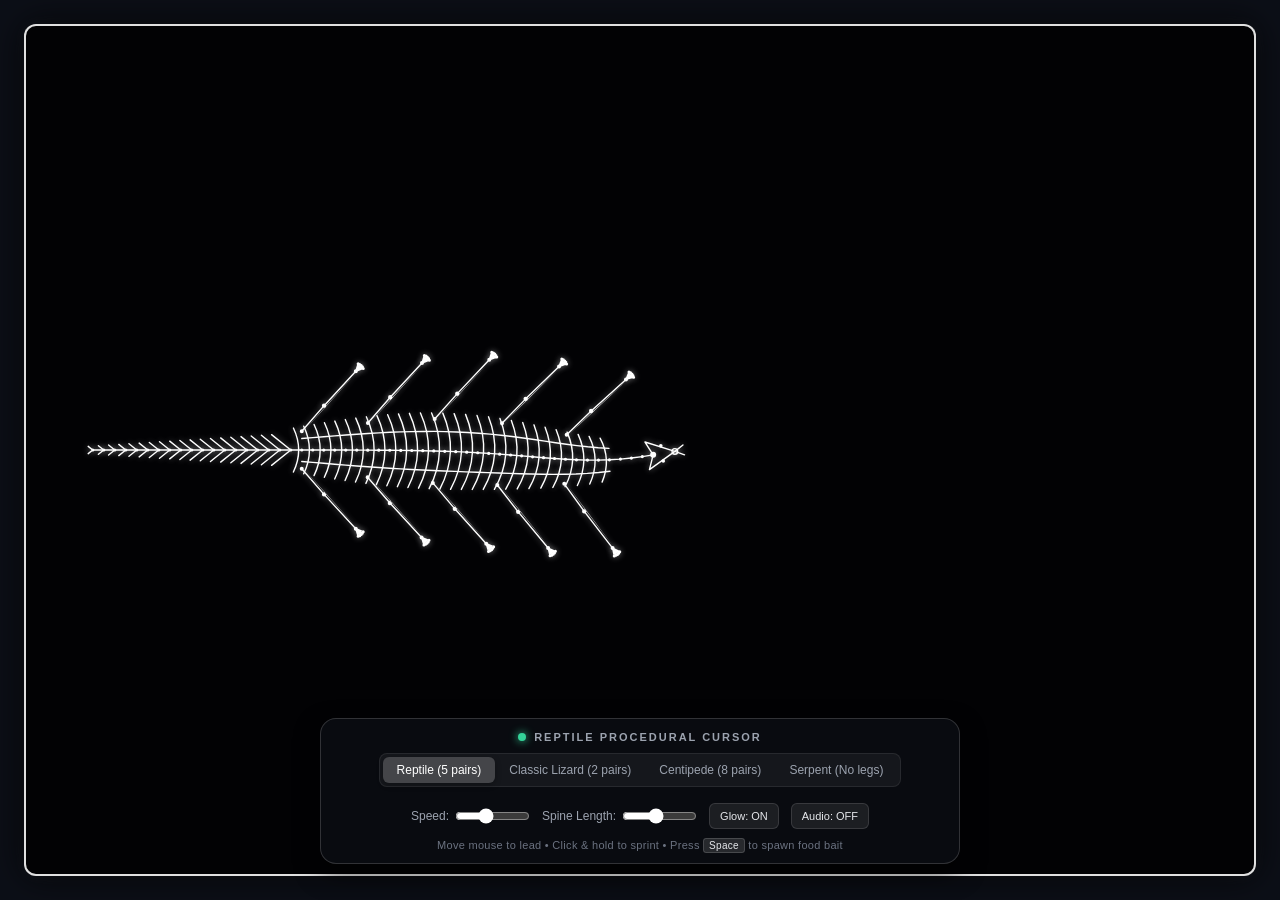
<file: index.html>
<!DOCTYPE html>
<html lang="en">
<head>
  <meta charset="UTF-8">
  <meta name="viewport" content="width=device-width, initial-scale=1.0">
  <title>Procedural Reptile Interactive Cursor</title>
  <link rel="stylesheet" href="style.css">
</head>
<body>
  <div id="container">
    <div id="canvas-wrapper">
      <canvas id="viewport"></canvas>
    </div>
    
    <!-- Minimal HUD / Control Overlay -->
    <div id="hud">
      <div class="hud-header">
        <span class="status-indicator"></span>
        <span class="title">REPTILE PROCEDURAL CURSOR</span>
      </div>
      <div class="hud-controls">
        <div class="preset-group">
          <button class="btn active" data-preset="reptile">Reptile (5 pairs)</button>
          <button class="btn" data-preset="lizard">Classic Lizard (2 pairs)</button>
          <button class="btn" data-preset="centipede">Centipede (8 pairs)</button>
          <button class="btn" data-preset="snake">Serpent (No legs)</button>
        </div>
        <div class="toggle-group">
          <label class="control-label">
            <span>Speed:</span>
            <input type="range" id="speedSlider" min="2" max="15" value="7" step="0.5">
          </label>
          <label class="control-label">
            <span>Spine Length:</span>
            <input type="range" id="lengthSlider" min="30" max="80" value="52" step="1">
          </label>
          <button class="btn-icon" id="toggleGlow" title="Toggle Skeleton Glow">Glow: ON</button>
          <button class="btn-icon" id="toggleSound" title="Step SFX">Audio: OFF</button>
        </div>
      </div>
      <div class="hud-hint">
        Move mouse to lead &bull; Click & hold to sprint &bull; Press <kbd>Space</kbd> to spawn food bait
      </div>
    </div>
  </div>

  <script src="reptile.js"></script>
</body>
</html>
</file>
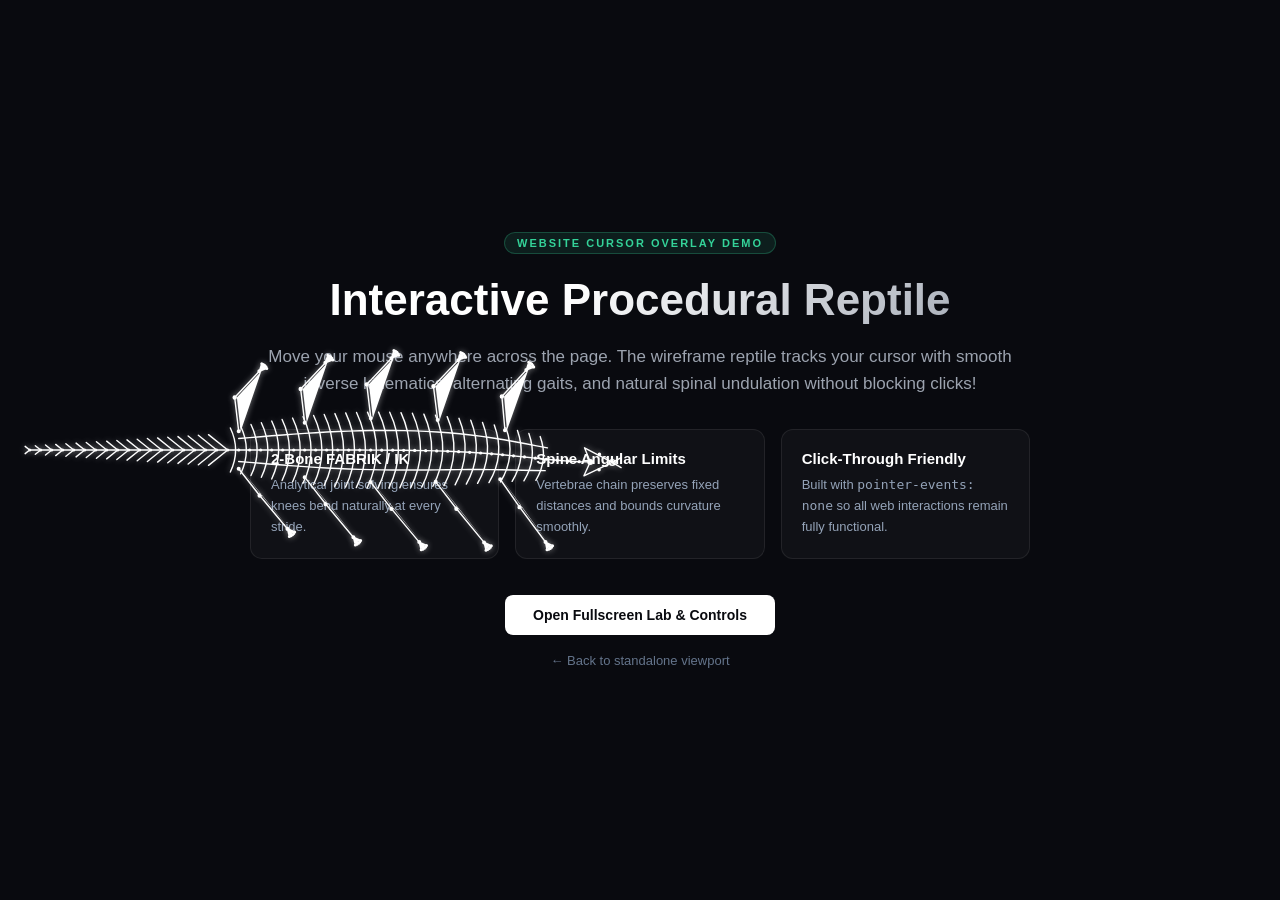
<file: cursor-demo.html>
<!DOCTYPE html>
<html lang="en">
<head>
  <meta charset="UTF-8">
  <meta name="viewport" content="width=device-width, initial-scale=1.0">
  <title>Reptile Custom Cursor Overlay Demo</title>
  <style>
    * {
      margin: 0;
      padding: 0;
      box-sizing: border-box;
    }

    body {
      background: #090a0f;
      color: #f3f4f6;
      font-family: -apple-system, BlinkMacSystemFont, "Segoe UI", Roboto, sans-serif;
      min-height: 100vh;
      display: flex;
      flex-direction: column;
      align-items: center;
      justify-content: center;
      padding: 40px 20px;
      overflow-x: hidden;
      cursor: default;
    }

    /* Fullscreen transparent canvas overlay for reptile */
    #cursor-canvas {
      position: fixed;
      top: 0;
      left: 0;
      width: 100vw;
      height: 100vh;
      pointer-events: none; /* Allows clicking elements underneath! */
      z-index: 9999;
    }

    .hero {
      max-width: 780px;
      text-align: center;
      position: relative;
      z-index: 1;
    }

    .tag {
      display: inline-block;
      font-size: 11px;
      font-weight: 700;
      letter-spacing: 2px;
      text-transform: uppercase;
      color: #34d399;
      background: rgba(52, 211, 153, 0.1);
      border: 1px solid rgba(52, 211, 153, 0.25);
      padding: 4px 12px;
      border-radius: 20px;
      margin-bottom: 20px;
    }

    h1 {
      font-size: 44px;
      font-weight: 800;
      line-height: 1.2;
      margin-bottom: 16px;
      background: linear-gradient(135deg, #ffffff 40%, #9ca3af 100%);
      -webkit-background-clip: text;
      -webkit-text-fill-color: transparent;
    }

    p {
      color: #9ca3af;
      font-size: 17px;
      line-height: 1.6;
      margin-bottom: 32px;
    }

    .card-grid {
      display: grid;
      grid-template-columns: repeat(auto-fit, minmax(220px, 1fr));
      gap: 16px;
      margin-bottom: 36px;
    }

    .card {
      background: rgba(255, 255, 255, 0.03);
      border: 1px solid rgba(255, 255, 255, 0.08);
      border-radius: 12px;
      padding: 20px;
      text-align: left;
      transition: all 0.25s ease;
    }

    .card:hover {
      background: rgba(255, 255, 255, 0.06);
      border-color: rgba(255, 255, 255, 0.2);
      transform: translateY(-2px);
    }

    .card h3 {
      font-size: 15px;
      margin-bottom: 8px;
      color: #fff;
    }

    .card p {
      font-size: 13px;
      margin-bottom: 0;
      color: #94a3b8;
    }

    .cta-btn {
      display: inline-block;
      background: #ffffff;
      color: #090a0f;
      font-size: 14px;
      font-weight: 600;
      padding: 12px 28px;
      border-radius: 8px;
      text-decoration: none;
      transition: all 0.2s ease;
    }

    .cta-btn:hover {
      background: #e2e8f0;
      transform: scale(1.02);
    }

    .return-link {
      margin-top: 18px;
      display: block;
      color: #64748b;
      font-size: 13px;
      text-decoration: none;
    }

    .return-link:hover {
      color: #94a3b8;
    }
  </style>
</head>
<body>
  <!-- Transparent reptile canvas overlay -->
  <canvas id="cursor-canvas"></canvas>

  <div class="hero">
    <div class="tag">Website Cursor Overlay Demo</div>
    <h1>Interactive Procedural Reptile</h1>
    <p>Move your mouse anywhere across the page. The wireframe reptile tracks your cursor with smooth inverse kinematics, alternating gaits, and natural spinal undulation without blocking clicks!</p>

    <div class="card-grid">
      <div class="card">
        <h3>2-Bone FABRIK / IK</h3>
        <p>Analytical joint solving ensures knees bend naturally at every stride.</p>
      </div>
      <div class="card">
        <h3>Spine Angular Limits</h3>
        <p>Vertebrae chain preserves fixed distances and bounds curvature smoothly.</p>
      </div>
      <div class="card">
        <h3>Click-Through Friendly</h3>
        <p>Built with <code>pointer-events: none</code> so all web interactions remain fully functional.</p>
      </div>
    </div>

    <a href="index.html" class="cta-btn">Open Fullscreen Lab & Controls</a>
    <a href="index.html" class="return-link">&larr; Back to standalone viewport</a>
  </div>

  <script src="reptile.js"></script>
  <script>
    // Automatically bind the reptile to the full-page overlay canvas
    window.addEventListener('DOMContentLoaded', () => {
      const overlayCanvas = document.getElementById('cursor-canvas');
      if (overlayCanvas) {
        const dpr = window.devicePixelRatio || 1;
        function fit() {
          overlayCanvas.width = window.innerWidth * dpr;
          overlayCanvas.height = window.innerHeight * dpr;
        }
        window.addEventListener('resize', fit);
        fit();
      }
    });
  </script>
</body>
</html>
</file>
<file: style.css>
* {
  margin: 0;
  padding: 0;
  box-sizing: border-box;
  user-select: none;
}

html, body {
  width: 100%;
  height: 100%;
  overflow: hidden;
  background-color: #0c0f17;
  font-family: -apple-system, BlinkMacSystemFont, "Segoe UI", Roboto, "Helvetica Neue", Arial, sans-serif;
  color: #d1d5db;
}

#container {
  position: relative;
  width: 100vw;
  height: 100vh;
  display: flex;
  align-items: center;
  justify-content: center;
  padding: 24px;
}

#canvas-wrapper {
  position: relative;
  width: 100%;
  height: 100%;
  max-width: 1400px;
  max-height: 900px;
  background-color: #020204;
  border: 2px solid rgba(255, 255, 255, 0.88);
  border-radius: 12px;
  box-shadow: 0 0 35px rgba(0, 0, 0, 0.8), 0 0 15px rgba(255, 255, 255, 0.05);
  overflow: hidden;
  cursor: default;
}

#viewport {
  position: absolute;
  top: 0;
  left: 0;
  width: 100%;
  height: 100%;
  display: block;
}

/* Minimal HUD */
#hud {
  position: absolute;
  bottom: 36px;
  left: 50%;
  transform: translateX(-50%);
  background: rgba(12, 14, 20, 0.82);
  backdrop-filter: blur(12px);
  -webkit-backdrop-filter: blur(12px);
  border: 1px solid rgba(255, 255, 255, 0.16);
  border-radius: 16px;
  padding: 12px 24px;
  display: flex;
  flex-direction: column;
  align-items: center;
  gap: 10px;
  box-shadow: 0 10px 25px rgba(0, 0, 0, 0.5);
  transition: opacity 0.3s ease, transform 0.3s ease;
  z-index: 10;
}

.hud-header {
  display: flex;
  align-items: center;
  gap: 8px;
}

.status-indicator {
  width: 8px;
  height: 8px;
  border-radius: 50%;
  background: #34d399;
  box-shadow: 0 0 8px #34d399;
  animation: pulse 2s infinite ease-in-out;
}

@keyframes pulse {
  0%, 100% { opacity: 0.8; transform: scale(0.95); }
  50% { opacity: 1; transform: scale(1.15); }
}

.title {
  font-size: 11px;
  letter-spacing: 2px;
  text-transform: uppercase;
  color: #9ca3af;
  font-weight: 600;
}

.hud-controls {
  display: flex;
  align-items: center;
  flex-wrap: wrap;
  justify-content: center;
  gap: 16px;
}

.preset-group {
  display: flex;
  background: rgba(255, 255, 255, 0.05);
  padding: 3px;
  border-radius: 8px;
  border: 1px solid rgba(255, 255, 255, 0.08);
}

.btn {
  background: transparent;
  border: none;
  color: #9ca3af;
  padding: 6px 14px;
  border-radius: 6px;
  font-size: 12px;
  font-weight: 500;
  cursor: pointer;
  transition: all 0.2s ease;
}

.btn:hover {
  color: #ffffff;
}

.btn.active {
  background: rgba(255, 255, 255, 0.2);
  color: #ffffff;
  box-shadow: 0 2px 6px rgba(0,0,0,0.3);
}

.toggle-group {
  display: flex;
  align-items: center;
  gap: 12px;
}

.control-label {
  display: flex;
  align-items: center;
  gap: 6px;
  font-size: 12px;
  color: #9ca3af;
}

.control-label input[type="range"] {
  width: 75px;
  accent-color: #ffffff;
  cursor: pointer;
}

.btn-icon {
  background: rgba(255, 255, 255, 0.08);
  border: 1px solid rgba(255, 255, 255, 0.12);
  color: #e5e7eb;
  padding: 6px 10px;
  border-radius: 6px;
  font-size: 11px;
  cursor: pointer;
  transition: all 0.2s ease;
}

.btn-icon:hover {
  background: rgba(255, 255, 255, 0.18);
  color: #fff;
}

.hud-hint {
  font-size: 11px;
  color: #6b7280;
  letter-spacing: 0.3px;
}

kbd {
  background: rgba(255, 255, 255, 0.12);
  padding: 1px 5px;
  border-radius: 3px;
  color: #e5e7eb;
  font-family: inherit;
  font-size: 10px;
  border: 1px solid rgba(255, 255, 255, 0.15);
}

@media (max-width: 800px) {
  #hud {
    bottom: 12px;
    padding: 8px 12px;
    width: 92%;
  }
  .hud-controls {
    gap: 8px;
  }
}
</file>
